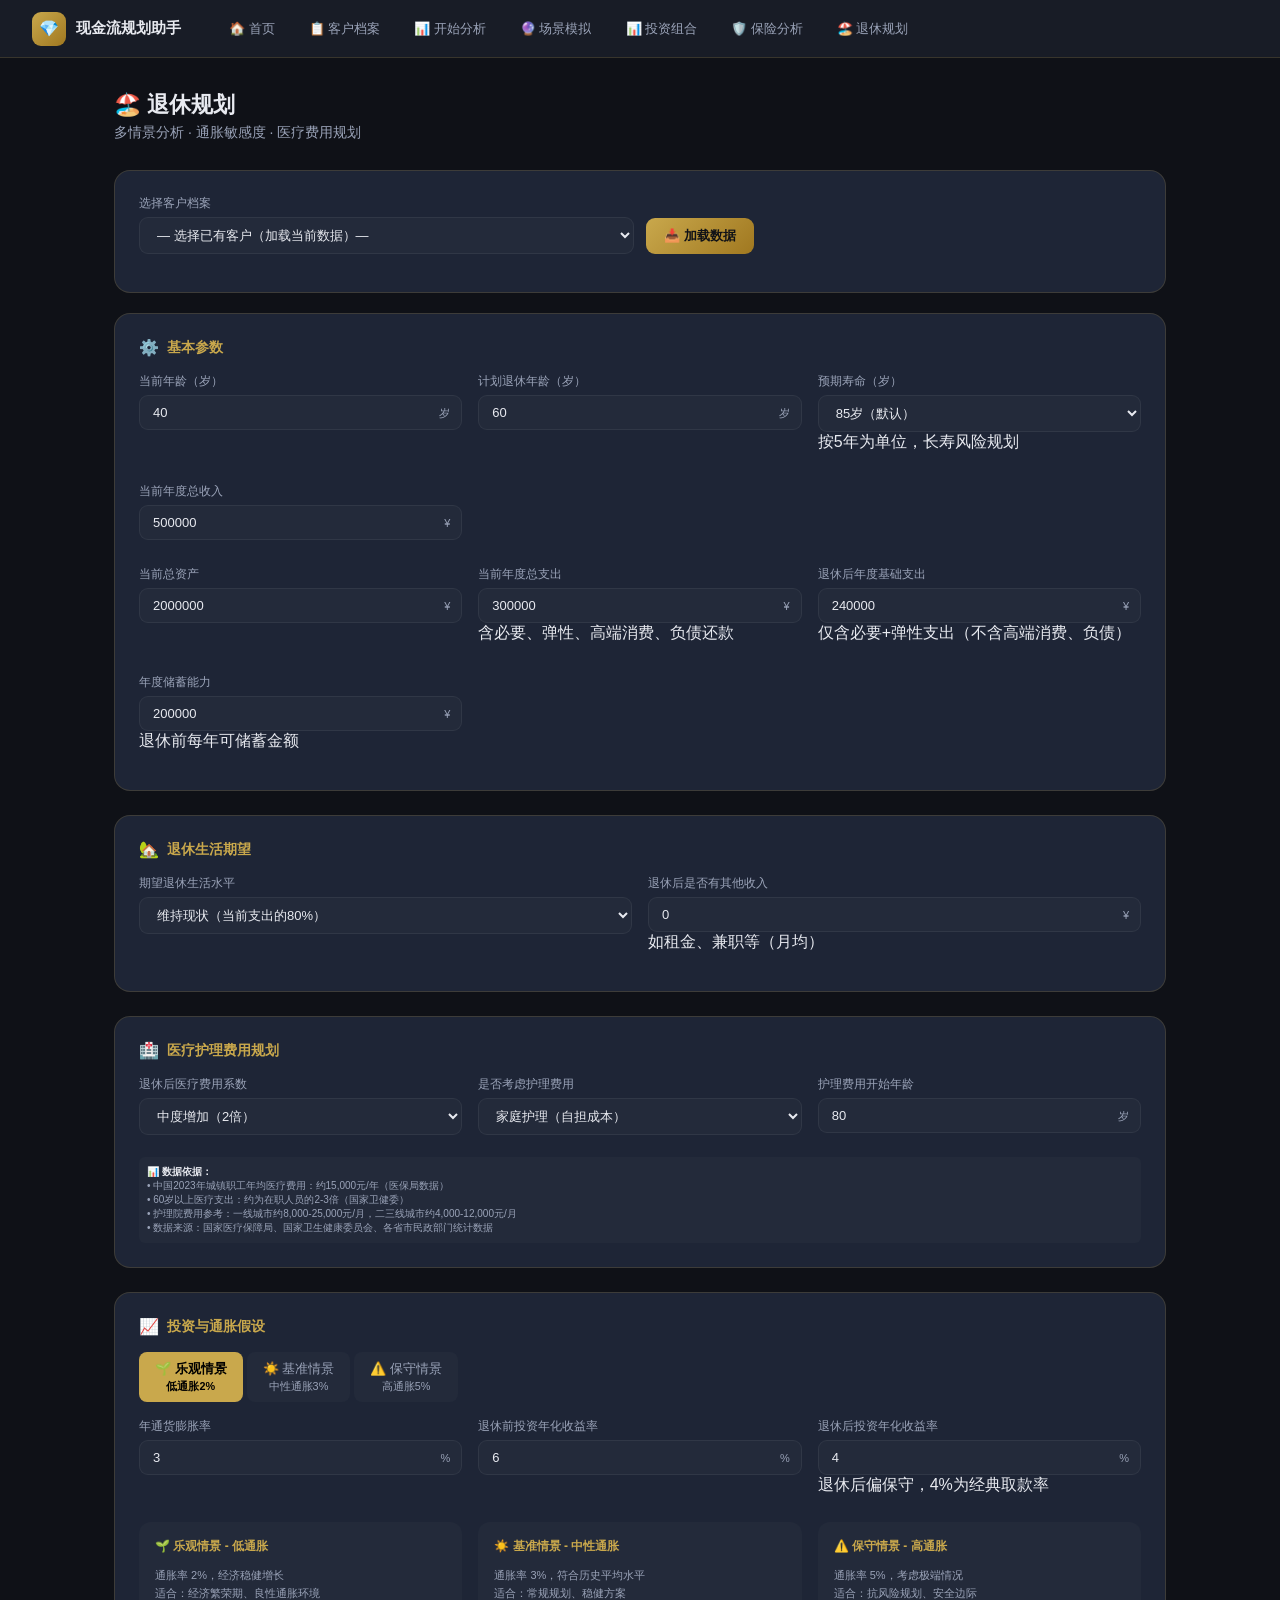
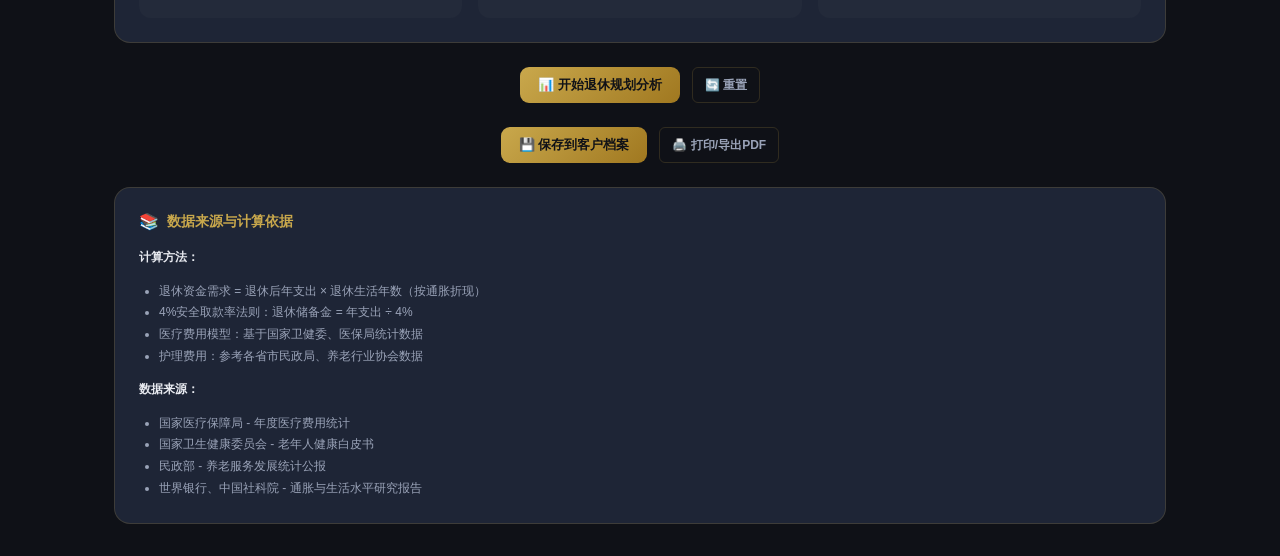
<file: retirement.html>
<!DOCTYPE html>
<html lang="zh-CN">
<head>
<meta charset="UTF-8"/><meta name="viewport" content="width=device-width,initial-scale=1"/>
<title>现金流规划助手 · 退休规划</title>
<link rel="stylesheet" href="assets/style.css"/>
<style>
/* 退休规划专用样式 */
.retire-section { margin-bottom: 24px; }
.retire-grid { display: grid; grid-template-columns: repeat(auto-fit, minmax(280px, 1fr)); gap: 16px; }
.retire-grid-3 { display: grid; grid-template-columns: repeat(3, 1fr); gap: 12px; }
.retire-card { padding: 16px; background: var(--dark3); border-radius: 12px; }
.retire-card-title { font-size: 12px; font-weight: 600; color: var(--gold); margin-bottom: 12px; display: flex; align-items: center; gap: 6px; }

/* 情景切换器 */
.scenario-tabs { display: flex; gap: 4px; margin-bottom: 16px; }
.scenario-tab { padding: 8px 16px; border-radius: 8px; font-size: 13px; cursor: pointer; background: var(--dark3); color: var(--text2); border: none; transition: all 0.2s; }
.scenario-tab:hover { background: var(--dark2); }
.scenario-tab.active { background: var(--gold); color: #000; font-weight: 600; }

/* 结果卡片 */
.result-header { display: flex; justify-content: space-between; align-items: center; margin-bottom: 16px; }
.result-badge { padding: 4px 12px; border-radius: 20px; font-size: 11px; font-weight: 600; }
.badge-green { background: rgba(76,175,80,0.2); color: #4CAF50; }
.badge-yellow { background: rgba(255,193,7,0.2); color: #FFC107; }
.badge-red { background: rgba(244,67,54,0.2); color: #F44336; }

/* 时间轴 */
.timeline-container { overflow-x: auto; padding: 16px 0; }
.timeline { display: flex; gap: 2px; min-width: max-content; }
.timeline-bar { width: 40px; display: flex; flex-direction: column; align-items: center; }
.timeline-year { font-size: 10px; color: var(--text2); margin-bottom: 4px; }
.timeline-block { width: 36px; height: 24px; border-radius: 4px; display: flex; align-items: center; justify-content: center; font-size: 9px; font-weight: 600; color: #fff; }
.timeline-block.work { background: var(--blue); }
.timeline-block.retire { background: var(--gold); }
.timeline-block.depleted { background: var(--red); }

/* 对比表 */
.compare-table { width: 100%; border-collapse: collapse; font-size: 12px; }
.compare-table th { padding: 10px 12px; text-align: left; background: var(--dark3); color: var(--gold); font-weight: 600; border-bottom: 1px solid var(--border); }
.compare-table td { padding: 10px 12px; border-bottom: 1px solid var(--border2); }
.compare-table tr:hover td { background: rgba(201,168,76,0.05); }
.compare-highlight { color: var(--gold); font-weight: 600; }
.negative-val { color: var(--red); }
.positive-val { color: #4CAF50; }

/* 医疗费用数据 */
.data-source { font-size: 10px; color: var(--text2); margin-top: 8px; padding: 8px; background: var(--dark3); border-radius: 6px; }
.data-source strong { color: var(--text); }

/* 敏感度分析 */
.sensitivity-grid { display: grid; grid-template-columns: repeat(3, 1fr); gap: 12px; }
.sensitivity-item { padding: 12px; background: var(--dark3); border-radius: 8px; text-align: center; }
.sensitivity-value { font-size: 20px; font-weight: 700; margin-bottom: 4px; }
.sensitivity-label { font-size: 11px; color: var(--text2); }

/* 进度条 */
.progress-bar-container { background: var(--dark3); border-radius: 8px; padding: 12px; margin-bottom: 12px; }
.progress-bar-label { display: flex; justify-content: space-between; font-size: 11px; margin-bottom: 6px; }
.progress-bar { height: 8px; background: var(--dark2); border-radius: 4px; overflow: hidden; }
.progress-bar-fill { height: 100%; border-radius: 4px; transition: width 0.3s; }
.progress-fill-green { background: linear-gradient(90deg, #4CAF50, #81C784); }
.progress-fill-yellow { background: linear-gradient(90deg, #FFC107, #FFD54F); }
.progress-fill-red { background: linear-gradient(90deg, #F44336, #E57373); }

/* 建议卡片 */
.advice-card { padding: 14px; background: rgba(201,168,76,0.08); border: 1px solid rgba(201,168,76,0.2); border-radius: 10px; margin-bottom: 12px; }
.advice-card.warning { background: rgba(244,67,54,0.08); border-color: rgba(244,67,54,0.2); }
.advice-title { font-size: 12px; font-weight: 600; margin-bottom: 8px; display: flex; align-items: center; gap: 6px; }

/* 图表容器 */
.chart-container { background: var(--dark3); border-radius: 12px; padding: 16px; margin-top: 16px; }
.chart-canvas { width: 100%; height: 280px; }

/* 响应式 */
@media (max-width: 768px) {
  .retire-grid-3, .sensitivity-grid { grid-template-columns: 1fr; }
  .scenario-tabs { flex-wrap: wrap; }
}
</style>
</head>
<body>

<nav class="nav">
  <a class="nav-brand" href="index.html">
    <div class="nav-logo">💎</div>
    <span class="nav-title">现金流规划助手</span>
  </a>
  <div class="nav-links">
    <a class="nav-link" data-page="index" href="index.html">🏠 首页</a>
    <a class="nav-link" data-page="clients" href="clients.html">📋 客户档案</a>
    <a class="nav-link" data-page="planner" href="planner.html">📊 开始分析</a>
    <a class="nav-link" data-page="scenarios" href="scenarios.html">🔮 场景模拟</a>
    <a class="nav-link" href="portfolio.html">📊 投资组合</a>
    <a class="nav-link" href="insurance.html">🛡️ 保险分析</a>
    <a class="nav-link active" href="retirement.html">🏖️ 退休规划</a>
  </div>
</nav>

<div class="main" style="max-width:1100px">

  <div class="page-header">
    <div class="page-title">🏖️ 退休规划</div>
    <div class="page-sub">多情景分析 · 通胀敏感度 · 医疗费用规划</div>
  </div>

  <!-- 客户选择 -->
  <div class="card gb" style="margin-bottom:20px">
    <div class="frow">
      <div class="fg">
        <label>选择客户档案</label>
        <select id="sel-client">
          <option value="">— 选择已有客户（加载当前数据）—</option>
        </select>
      </div>
      <div class="fg" style="align-self:flex-end">
        <button class="btn btn-gold" onclick="loadClientProfile()">📥 加载数据</button>
      </div>
    </div>
  </div>

  <!-- 基本参数 -->
  <div class="card gb retire-section">
    <div class="card-title"><span class="ico">⚙️</span> 基本参数</div>
    <div class="retire-grid">
      <div class="fg">
        <label>当前年龄（岁）</label>
        <div class="unit">
          <input type="number" id="inp-age" value="40" min="18" max="70"/>
          <span class="uf">岁</span>
        </div>
      </div>
      <div class="fg">
        <label>计划退休年龄（岁）</label>
        <div class="unit">
          <input type="number" id="inp-retire-age" value="60" min="50" max="75"/>
          <span class="uf">岁</span>
        </div>
      </div>
      <div class="fg">
        <label>预期寿命（岁）</label>
        <select id="inp-life-exp">
          <option value="75">75岁</option>
          <option value="80">80岁</option>
          <option value="85" selected>85岁（默认）</option>
          <option value="90">90岁</option>
          <option value="95">95岁</option>
          <option value="100">100岁</option>
        </select>
        <div class="field-tip">按5年为单位，长寿风险规划</div>
      </div>
      <div class="fg">
        <label>当前年度总收入</label>
        <div class="unit">
          <span class="uf">¥</span>
          <input type="number" id="inp-annual-income" value="500000" min="0" step="10000"/>
        </div>
      </div>
    </div>
    <div class="retire-grid" style="margin-top:12px">
      <div class="fg">
        <label>当前总资产</label>
        <div class="unit">
          <span class="uf">¥</span>
          <input type="number" id="inp-total-assets" value="2000000" min="0" step="100000"/>
        </div>
      </div>
      <div class="fg">
        <label>当前年度总支出</label>
        <div class="unit">
          <span class="uf">¥</span>
          <input type="number" id="inp-annual-expense" value="300000" min="0" step="10000"/>
        </div>
        <div class="field-tip">含必要、弹性、高端消费、负债还款</div>
      </div>
      <div class="fg">
        <label>退休后年度基础支出</label>
        <div class="unit">
          <span class="uf">¥</span>
          <input type="number" id="inp-retire-expense" value="240000" min="0" step="10000"/>
        </div>
        <div class="field-tip">仅含必要+弹性支出（不含高端消费、负债）</div>
      </div>
      <div class="fg">
        <label>年度储蓄能力</label>
        <div class="unit">
          <span class="uf">¥</span>
          <input type="number" id="inp-annual-savings" value="200000" min="0" step="10000"/>
        </div>
        <div class="field-tip">退休前每年可储蓄金额</div>
      </div>
    </div>
  </div>

  <!-- 退休生活期望 -->
  <div class="card gb retire-section">
    <div class="card-title"><span class="ico">🏡</span> 退休生活期望</div>
    <div class="retire-grid">
      <div class="fg">
        <label>期望退休生活水平</label>
        <select id="inp-lifestyle">
          <option value="0.6">基础生活（当前支出的60%）</option>
          <option value="0.8" selected>维持现状（当前支出的80%）</option>
          <option value="1.0">保持品质（当前支出100%）</option>
          <option value="1.2">提升享受（当前支出的120%）</option>
        </select>
      </div>
      <div class="fg">
        <label>退休后是否有其他收入</label>
        <div class="unit">
          <span class="uf">¥</span>
          <input type="number" id="inp-other-income" value="0" min="0" step="10000"/>
        </div>
        <div class="field-tip">如租金、兼职等（月均）</div>
      </div>
    </div>
  </div>

  <!-- 医疗护理规划 -->
  <div class="card gb retire-section">
    <div class="card-title"><span class="ico">🏥</span> 医疗护理费用规划</div>
    <div class="retire-grid">
      <div class="fg">
        <label>退休后医疗费用系数</label>
        <select id="inp-medical-factor">
          <option value="1.0">基准（与工作期持平）</option>
          <option value="1.5">轻度增加（1.5倍）</option>
          <option value="2.0" selected>中度增加（2倍）</option>
          <option value="3.0">重度增加（3倍）</option>
          <option value="4.0">考虑慢性病（4倍）</option>
        </select>
      </div>
      <div class="fg">
        <label>是否考虑护理费用</label>
        <select id="inp-care-need">
          <option value="none">不考虑护理费用</option>
          <option value="family" selected>家庭护理（自担成本）</option>
          <option value="community">社区养老（约5,000-10,000元/月）</option>
          <option value="nursing">专业护理院（约10,000-25,000元/月）</option>
        </select>
      </div>
      <div class="fg">
        <label>护理费用开始年龄</label>
        <div class="unit">
          <input type="number" id="inp-care-start-age" value="80" min="60" max="100"/>
          <span class="uf">岁</span>
        </div>
      </div>
    </div>
    <div class="data-source">
      <strong>📊 数据依据：</strong><br/>
      • 中国2023年城镇职工年均医疗费用：约15,000元/年（医保局数据）<br/>
      • 60岁以上医疗支出：约为在职人员的2-3倍（国家卫健委）<br/>
      • 护理院费用参考：一线城市约8,000-25,000元/月，二三线城市约4,000-12,000元/月<br/>
      • 数据来源：国家医疗保障局、国家卫生健康委员会、各省市民政部门统计数据
    </div>
  </div>

  <!-- 投资与通胀假设 -->
  <div class="card gb retire-section">
    <div class="card-title"><span class="ico">📈</span> 投资与通胀假设</div>
    <div class="scenario-tabs">
      <button class="scenario-tab active" onclick="setInflationScenario('low')">🌱 乐观情景<br/><small>低通胀2%</small></button>
      <button class="scenario-tab" onclick="setInflationScenario('medium')">☀️ 基准情景<br/><small>中性通胀3%</small></button>
      <button class="scenario-tab" onclick="setInflationScenario('high')">⚠️ 保守情景<br/><small>高通胀5%</small></button>
    </div>
    <div class="retire-grid">
      <div class="fg">
        <label>年通货膨胀率</label>
        <div class="unit">
          <input type="number" id="inp-inflation" value="3" min="0" max="10" step="0.5"/>
          <span class="uf">%</span>
        </div>
      </div>
      <div class="fg">
        <label>退休前投资年化收益率</label>
        <div class="unit">
          <input type="number" id="inp-pre-return" value="6" min="0" max="15" step="0.5"/>
          <span class="uf">%</span>
        </div>
      </div>
      <div class="fg">
        <label>退休后投资年化收益率</label>
        <div class="unit">
          <input type="number" id="inp-post-return" value="4" min="0" max="10" step="0.5"/>
          <span class="uf">%</span>
        </div>
        <div class="field-tip">退休后偏保守，4%为经典取款率</div>
      </div>
    </div>
    <div class="retire-grid" style="margin-top:12px">
      <div class="retire-card">
        <div class="retire-card-title">🌱 乐观情景 - 低通胀</div>
        <p style="font-size:11px;color:var(--text2);line-height:1.6">
          通胀率 2%，经济稳健增长<br/>
          适合：经济繁荣期、良性通胀环境
        </p>
      </div>
      <div class="retire-card">
        <div class="retire-card-title">☀️ 基准情景 - 中性通胀</div>
        <p style="font-size:11px;color:var(--text2);line-height:1.6">
          通胀率 3%，符合历史平均水平<br/>
          适合：常规规划、稳健方案
        </p>
      </div>
      <div class="retire-card">
        <div class="retire-card-title">⚠️ 保守情景 - 高通胀</div>
        <p style="font-size:11px;color:var(--text2);line-height:1.6">
          通胀率 5%，考虑极端情况<br/>
          适合：抗风险规划、安全边际
        </p>
      </div>
    </div>
  </div>

  <!-- 计算按钮 -->
  <div style="display:flex;justify-content:center;gap:12px;margin:24px 0">
    <button class="btn btn-gold btn-lg" onclick="calculateRetirement()">📊 开始退休规划分析</button>
    <button class="btn btn-outline" onclick="resetForm()">🔄 重置</button>
  </div>

  <!-- 核心结果 -->
  <div id="result-core" style="display:none" class="card gb retire-section">
    <div class="card-title"><span class="ico">🎯</span> 核心结果</div>
    <div class="sensitivity-grid" style="margin-bottom:20px">
      <div class="sensitivity-item">
        <div class="sensitivity-value" id="res-years-to-retire">20</div>
        <div class="sensitivity-label">距退休年数</div>
      </div>
      <div class="sensitivity-item">
        <div class="sensitivity-value" id="res-retire-years">25</div>
        <div class="sensitivity-label">退休生活年数</div>
      </div>
      <div class="sensitivity-item">
        <div class="sensitivity-value" id="res-total-need">¥12,500,000</div>
        <div class="sensitivity-label">退休资金总需求</div>
      </div>
    </div>
    
    <div class="retire-grid">
      <div class="progress-bar-container">
        <div class="progress-bar-label">
          <span>退休准备度</span>
          <span id="res-readiness-pct">65%</span>
        </div>
        <div class="progress-bar">
          <div class="progress-bar-fill progress-fill-yellow" id="res-readiness-bar" style="width:65%"></div>
        </div>
        <div style="font-size:11px;color:var(--text2);margin-top:4px">
          现有资产覆盖 <span id="res-coverage">¥1,200,000</span> / 需求 <span id="res-target">¥12,500,000</span>
        </div>
      </div>
      <div class="progress-bar-container">
        <div class="progress-bar-label">
          <span>每月可投入退休基金</span>
          <span id="res-monthly-save">¥16,667</span>
        </div>
        <div class="progress-bar">
          <div class="progress-bar-fill progress-fill-green" style="width:100%"></div>
        </div>
        <div style="font-size:11px;color:var(--text2);margin-top:4px">
          距退休还有 <span id="res-years-left">20</span> 年积累期
        </div>
      </div>
    </div>
  </div>

  <!-- 多情景对比 -->
  <div id="result-comparison" style="display:none" class="card gb retire-section">
    <div class="card-title"><span class="ico">⚖️</span> 多情景对比分析</div>
    <div class="timeline-container">
      <div class="timeline" id="timeline-chart"></div>
    </div>
    <table class="compare-table" style="margin-top:16px">
      <thead>
        <tr>
          <th>情景</th>
          <th>通胀率</th>
          <th>退休资金需求</th>
          <th>资金耗尽年龄</th>
          <th>风险评估</th>
        </tr>
      </thead>
      <tbody id="comparison-tbody">
      </tbody>
    </table>
    <div class="data-source" style="margin-top:12px">
      <strong>💡 分析说明：</strong>不同通胀情景下退休资金需求差异显著。保守情景（5%通胀）下，30年后同等生活水平所需资金约为基准情景的2.4倍。建议以保守情景作为最低规划目标。
    </div>
  </div>

  <!-- 医疗护理费用详细 -->
  <div id="result-medical" style="display:none" class="card gb retire-section">
    <div class="card-title"><span class="ico">🏥</span> 医疗护理费用详细规划</div>
    <div class="retire-grid">
      <div class="retire-card">
        <div class="retire-card-title">💊 医疗费用（按年龄阶段）</div>
        <table class="compare-table" style="margin-top:8px">
          <thead>
            <tr><th>年龄段</th><th>年均医疗费</th><th>累计</th></tr>
          </thead>
          <tbody id="medical-table-body">
          </tbody>
        </table>
      </div>
      <div class="retire-card">
        <div class="retire-card-title">🛡️ 护理费用（按护理类型）</div>
        <div id="care-detail" style="margin-top:8px;font-size:12px;color:var(--text2);line-height:1.8">
        </div>
      </div>
    </div>
    <div class="sensitivity-grid" style="margin-top:16px">
      <div class="sensitivity-item">
        <div class="sensitivity-value" id="res-medical-total">¥1,850,000</div>
        <div class="sensitivity-label">退休后医疗总费用</div>
      </div>
      <div class="sensitivity-item">
        <div class="sensitivity-value" id="res-care-total">¥1,200,000</div>
        <div class="sensitivity-label">护理费用（若需要）</div>
      </div>
      <div class="sensitivity-item">
        <div class="sensitivity-value" id="res-health-reserve">¥3,050,000</div>
        <div class="sensitivity-label">健康医疗专项储备</div>
      </div>
    </div>
  </div>

  <!-- 敏感度分析 -->
  <div id="result-sensitivity" style="display:none" class="card gb retire-section">
    <div class="card-title"><span class="ico">📊</span> 敏感度分析</div>
    <p style="font-size:12px;color:var(--text2);margin-bottom:16px">以下因素变化对退休规划的影响程度：</p>
    <table class="compare-table">
      <thead>
        <tr>
          <th>变量</th>
          <th>基准值</th>
          <th>变化范围</th>
          <th>对资金需求的影响</th>
        </tr>
      </thead>
      <tbody id="sensitivity-tbody">
      </tbody>
    </table>
    <div class="chart-container">
      <canvas id="sensitivity-chart" class="chart-canvas"></canvas>
    </div>
  </div>

  <!-- 建议与行动方案 -->
  <div id="result-advice" style="display:none" class="card gb retire-section">
    <div class="card-title"><span class="ico">💡</span> 建议与行动方案</div>
    <div id="advice-list"></div>
  </div>

  <!-- 保存按钮 -->
  <div id="result-actions" style="display:none;display:flex;justify-content:center;gap:12px;margin:24px 0">
    <button class="btn btn-gold" onclick="saveRetirementResult()">💾 保存到客户档案</button>
    <button class="btn btn-outline" onclick="window.print()">🖨️ 打印/导出PDF</button>
  </div>

  <!-- 数据来源说明 -->
  <div class="card gb" style="margin-top:20px">
    <div class="card-title"><span class="ico">📚</span> 数据来源与计算依据</div>
    <div style="font-size:12px;color:var(--text2);line-height:1.8">
      <p style="margin-bottom:12px"><strong style="color:var(--text)">计算方法：</strong></p>
      <ul style="margin-left:20px;margin-bottom:12px">
        <li>退休资金需求 = 退休后年支出 × 退休生活年数（按通胀折现）</li>
        <li>4%安全取款率法则：退休储备金 = 年支出 ÷ 4%</li>
        <li>医疗费用模型：基于国家卫健委、医保局统计数据</li>
        <li>护理费用：参考各省市民政局、养老行业协会数据</li>
      </ul>
      <p style="margin-bottom:12px"><strong style="color:var(--text)">数据来源：</strong></p>
      <ul style="margin-left:20px">
        <li>国家医疗保障局 - 年度医疗费用统计</li>
        <li>国家卫生健康委员会 - 老年人健康白皮书</li>
        <li>民政部 - 养老服务发展统计公报</li>
        <li>世界银行、中国社科院 - 通胀与生活水平研究报告</li>
      </ul>
    </div>
  </div>

</div>

<script src="assets/app.js"></script>
<script src="assets/storage.js"></script>
<script>
// ── 全局变量 ──
let clientData = null;
let currentScenario = 'medium';

// ── 初始化 ──
document.addEventListener('DOMContentLoaded', () => {
  console.log('retirement DOMContentLoaded');
  
  // 加载客户列表
  const clients = typeof loadAllClients === 'function' ? loadAllClients() : [];
  const sel = el('sel-client');
  clients.forEach(c => {
    const opt = document.createElement('option');
    opt.value = c.id;
    opt.textContent = c.name + '（' + (c.age || '') + '岁）';
    sel.appendChild(opt);
  });
  
  // 检查预设客户ID
  const presetClientId = sessionStorage.getItem('selectedClientId');
  if (presetClientId) {
    sessionStorage.removeItem('selectedClientId');
    sel.value = presetClientId;
    setTimeout(() => loadClientProfile(), 100);
  }
  
  initNav('retirement');
});

// ── 加载客户数据 ──
function loadClientProfile() {
  const cid = el('sel-client').value;
  if (!cid) {
    toast('请先选择客户档案', 'error');
    return;
  }
  
  // 使用 storage.js 中的 loadClientData 函数（加载单个客户）
  const client = window.loadClientData(cid);
  if (!client) {
    toast('未找到该客户', 'error');
    return;
  }
  
  clientData = client.raw || client;
  const raw = clientData;
  
  // ── 1. 基本信息 ──
  if (raw.age) el('inp-age').value = raw.age;
  if (raw.retireAge) el('inp-retire-age').value = raw.retireAge;
  
  // ── 2. 收入数据 ──
  // 月收入 → 年收入
  const monthlyIncome = (raw.activeIncome || 0) + (raw.passiveIncome || 0);
  const annualIncome = monthlyIncome * 12;
  if (annualIncome > 0) el('inp-annual-income').value = Math.round(annualIncome);
  
  // ── 3. 支出数据 ──
  // 当前年度总支出（包含所有支出项）
  // 支出字段：housing(房贷), propertyFee(物业费), daily(餐饮日用), transport(交通), 
  // medical(医疗), education(教育), premiumExp(保险保费), debtExp(债务还款), 
  // flexExp(弹性消费), otherExp(其他支出)
  const monthlyExpense = (raw.housing || 0) + (raw.propertyFee || 0) + 
                         (raw.daily || 0) + (raw.transport || 0) +
                         (raw.medical || 0) + (raw.education || 0) +
                         (raw.premiumExp || 0) + (raw.debtExp || 0) +
                         (raw.flexExp || 0) + (raw.otherExp || 0);
  const annualExpense = monthlyExpense * 12;
  if (annualExpense > 0) el('inp-annual-expense').value = Math.round(annualExpense);
  
  // 退休后年度基础支出（不含教育、弹性消费、债务还款和其他支出）
  // 保留：房贷(可能还有)、物业费、餐饮日用、交通、医疗、保险保费
  const monthlyBaseExpense = (raw.housing || 0) + (raw.propertyFee || 0) + 
                             (raw.daily || 0) + (raw.transport || 0) +
                             (raw.medical || 0) + (raw.premiumExp || 0);
  const retireExpense = monthlyBaseExpense * 12;
  if (retireExpense > 0) el('inp-retire-expense').value = Math.round(retireExpense);
  
  // ── 4. 资产数据 ──
  // 包含全部10种资产类型
  const totalAssets = (raw.cash || 0) + (raw.moneyFund || 0) + (raw.savingsPlan || 0) + 
                      (raw.bonds || 0) + (raw.stocks || 0) + (raw.trust || 0) + 
                      (raw.property || 0) + (raw.gold || 0) + 
                      (raw.alternatives || 0) + (raw.otherInvest || 0);
  if (totalAssets > 0) el('inp-total-assets').value = Math.round(totalAssets);
  
  // ── 5. 储蓄能力 ──
  const annualSavings = Math.max(0, annualIncome - annualExpense);
  if (annualSavings > 0) el('inp-annual-savings').value = Math.round(annualSavings);
  
  // ── 6. 退休后其他收入（如租金、兼职等被动收入）──
  // 退休后可能减少的收入 = 主动收入
  if (raw.activeIncome && raw.passiveIncome !== undefined) {
    // 其他收入 = 总被动收入
    const otherIncome = raw.passiveIncome || 0;
    if (otherIncome > 0) el('inp-other-income').value = Math.round(otherIncome);
  }
  
  // ── 7. 退休生活质量（基于现有储蓄率估算）──
  if (annualIncome > 0) {
    const savingsRate = annualSavings / annualIncome;
    let lifestyle = 0.8; // 默认
    if (savingsRate >= 0.4) lifestyle = 1.0;      // 高储蓄率 → 保持品质
    else if (savingsRate >= 0.2) lifestyle = 0.8; // 中储蓄率 → 维持现状
    else if (savingsRate >= 0.1) lifestyle = 0.6; // 低储蓄率 → 基础生活
    el('inp-lifestyle').value = lifestyle;
  }
  
  // ── 8. 医疗费用系数（基于年龄估算）──
  if (raw.age) {
    let medicalFactor = 2.0; // 默认
    if (raw.age >= 55) medicalFactor = 3.0; // 55岁以上 → 重度
    else if (raw.age >= 45) medicalFactor = 2.0; // 45-55岁 → 中度
    else if (raw.age >= 35) medicalFactor = 1.5; // 35-45岁 → 轻度
    else medicalFactor = 1.0; // 年轻 → 基准
    el('inp-medical-factor').value = medicalFactor;
  }
  
  // ── 9. 护理开始年龄（基于预期寿命估算）──
  if (raw.age) {
    // 默认护理开始年龄 = 80岁
    el('inp-care-start-age').value = 80;
  }
  
  // 显示数据来源统计
  const stats = [];
  if (annualIncome > 0) stats.push('收入');
  if (annualExpense > 0) stats.push('支出');
  if (totalAssets > 0) stats.push('资产');
  if (raw.age) stats.push('年龄');
  
  if (stats.length > 0) {
    toast(`已从「${client.name}」档案加载：${stats.join('、')}`);
  } else {
    toast('已加载 ' + client.name + ' 的数据（部分字段需手动填写）');
  }
}

// ── 通胀情景切换 ──
function setInflationScenario(scenario) {
  currentScenario = scenario;
  
  // 更新标签样式
  document.querySelectorAll('.scenario-tab').forEach(tab => {
    tab.classList.remove('active');
  });
  event.target.closest('.scenario-tab').classList.add('active');
  
  // 设置通胀率
  const rates = { low: 2, medium: 3, high: 5 };
  el('inp-inflation').value = rates[scenario];
}

// ── 重置表单 ──
function resetForm() {
  el('inp-age').value = 40;
  el('inp-retire-age').value = 60;
  el('inp-life-exp').value = 85;
  el('inp-annual-income').value = 500000;
  el('inp-total-assets').value = 2000000;
  el('inp-annual-expense').value = 300000;
  el('inp-retire-expense').value = 240000;
  el('inp-annual-savings').value = 200000;
  el('inp-lifestyle').value = '0.8';
  el('inp-other-income').value = 0;
  el('inp-medical-factor').value = '2.0';
  el('inp-care-need').value = 'family';
  el('inp-care-start-age').value = 80;
  el('inp-inflation').value = 3;
  el('inp-pre-return').value = 6;
  el('inp-post-return').value = 4;
  
  // 隐藏结果
  ['result-core', 'result-comparison', 'result-medical', 'result-sensitivity', 'result-advice', 'result-actions'].forEach(id => {
    el(id).style.display = 'none';
  });
  
  clientData = null;
  localStorage.removeItem(RETIREMENT_STORAGE_KEY);
  toast('已重置表单');
}

// ── 核心计算 ──
function calculateRetirement() {
  // 获取输入值
  const age = parseInt(el('inp-age').value) || 40;
  const retireAge = parseInt(el('inp-retire-age').value) || 60;
  const lifeExp = parseInt(el('inp-life-exp').value) || 85;
  const annualIncome = parseFloat(el('inp-annual-income').value) || 500000;
  const totalAssets = parseFloat(el('inp-total-assets').value) || 2000000;
  const annualExpense = parseFloat(el('inp-annual-expense').value) || 300000;
  const retireExpense = parseFloat(el('inp-retire-expense').value) || 240000;
  const annualSavings = parseFloat(el('inp-annual-savings').value) || 200000;
  const lifestyle = parseFloat(el('inp-lifestyle').value) || 0.8;
  const otherIncome = parseFloat(el('inp-other-income').value) || 0;
  const medicalFactor = parseFloat(el('inp-medical-factor').value) || 2.0;
  const careType = el('inp-care-need').value;
  const careStartAge = parseInt(el('inp-care-start-age').value) || 80;
  const inflation = parseFloat(el('inp-inflation').value) / 100 || 0.03;
  const preReturn = parseFloat(el('inp-pre-return').value) / 100 || 0.06;
  const postReturn = parseFloat(el('inp-post-return').value) / 100 || 0.04;
  
  // 基本计算
  const yearsToRetire = Math.max(0, retireAge - age);
  const retireYears = lifeExp - retireAge;
  const retireYears2 = lifeExp - retireAge;
  
  // ── 医疗费用计算 ──
  // 使用客户实际的月医疗费用，转换为年均值
  const clientMonthlyMedical = clientData?.medical || 0;
  const preRetireMedical = clientMonthlyMedical > 0 
    ? clientMonthlyMedical * 12  // 使用客户实际数据
    : 8000; // 无数据时使用国家统计平均值
  const postRetireMedical = preRetireMedical * medicalFactor; // 退休后年均医疗费（乘以系数）
  
  // 分段计算退休后医疗费用（考虑通胀）
  let totalMedicalCost = 0;
  let medicalByAge = [];
  for (let y = 0; y < retireYears; y++) {
    const currentAge = retireAge + y;
    const futureMedical = postRetireMedical * Math.pow(1 + inflation, y);
    totalMedicalCost += futureMedical;
    
    if (y % 5 === 0 || y === retireYears - 1) {
      medicalByAge.push({
        age: currentAge,
        annual: futureMedical,
        cumulative: totalMedicalCost
      });
    }
  }
  
  // ── 护理费用计算 ──
  const careCosts = {
    none: 0,
    family: 0,
    community: 8000, // 月均
    nursing: 18000   // 月均
  };
  const careMonthly = careCosts[careType] || 0;
  const careYears = careType === 'none' ? 0 : Math.max(0, lifeExp - careStartAge);
  let totalCareCost = 0;
  if (careYears > 0) {
    for (let y = 0; y < careYears; y++) {
      const futureCost = careMonthly * 12 * Math.pow(1 + inflation, y);
      totalCareCost += futureCost;
    }
  }
  
  // ── 退休资金需求计算（考虑通胀）──
  // 退休后年度基础支出 = 用户输入的 retireExpense（不含高端消费和负债）
  // 期望生活水平 = 在基础支出上调整
  const retireAnnualExpense = retireExpense * lifestyle;
  let totalRetireNeed = 0;
  for (let y = 0; y < retireYears; y++) {
    const futureExpense = retireAnnualExpense * Math.pow(1 + inflation, y);
    totalRetireNeed += futureExpense;
  }
  
  // 扣除其他收入
  let totalOtherIncome = 0;
  for (let y = 0; y < retireYears; y++) {
    totalOtherIncome += otherIncome * 12 * Math.pow(1 + inflation, y);
  }
  
  const netRetireNeed = totalRetireNeed - totalOtherIncome + totalMedicalCost + totalCareCost;
  
  // ── 积累能力计算 ──
  // 计算复利积累
  let accumulated = totalAssets;
  for (let y = 0; y < yearsToRetire; y++) {
    accumulated += annualSavings * Math.pow(1 + preReturn, y);
  }
  
  // ── 资金耗尽分析 ──
  function calcDepletionAge(startAssets, inflationRate, postReturnRate) {
    let assets = startAssets;
    let years = 0;
    let age = retireAge;
    
    while (assets > 0 && years < 100) {
      const expense = retireExpense * Math.pow(1 + inflationRate, years);
      const netExpense = expense - otherIncome * 12;
      assets -= netExpense;
      assets += totalMedicalCost / retireYears; // 平摊医疗费
      if (years >= careStartAge - retireAge) {
        assets -= careMonthly * 12 * Math.pow(1 + inflationRate, years);
      }
      if (assets > 0) {
        assets *= (1 + postReturnRate);
      }
      years++;
      age++;
      if (assets <= 0) break;
    }
    
    return assets > 0 ? { depleted: false, age: age, surplus: assets } : { depleted: true, age: age, deficit: Math.abs(assets) };
  }
  
  const lowInflation = 0.02;
  const highInflation = 0.05;
  
  const depletionLow = calcDepletionAge(accumulated, lowInflation, postReturn);
  const depletionMedium = calcDepletionAge(accumulated, inflation, postReturn);
  const depletionHigh = calcDepletionAge(accumulated, highInflation, postReturn);
  
  // ── 渲染结果 ──
  renderCoreResult({
    age, retireAge, lifeExp, yearsToRetire, retireYears,
    totalNeed: netRetireNeed,
    accumulated,
    totalMedicalCost,
    totalCareCost
  });
  
  renderComparison({
    inflation, lowInflation, highInflation,
    depletionLow, depletionMedium, depletionHigh,
    yearsToRetire, retireAge
  });
  
  renderMedicalDetail({
    medicalByAge,
    totalMedicalCost,
    careType,
    careMonthly,
    careYears,
    totalCareCost,
    retireAge,
    lifeExp,
    medicalFactor,
    inflation
  });
  
  renderSensitivity({
    lifestyle, inflation, postReturn, medicalFactor,
    totalNeed: netRetireNeed,
    retireYears
  });
  
  renderAdvice({
    accumulated,
    totalNeed: netRetireNeed,
    yearsToRetire,
    retirement: depletionMedium,
    careType,
    lifestyle
  });
  
  // 显示结果区域
  ['result-core', 'result-comparison', 'result-medical', 'result-sensitivity', 'result-advice', 'result-actions'].forEach(id => {
    el(id).style.display = '';
  });
  
  // 渲染时间轴
  renderTimeline({
    age, retireAge, lifeExp, depletion: depletionMedium
  });
  
  // 绘制敏感度图表
  setTimeout(() => drawSensitivityChart(), 100);
  
  // 保存表单数据
  saveFormData();
  
  toast('退休规划分析完成');
}

// ── 渲染核心结果 ──
function renderCoreResult(data) {
  const { yearsToRetire, retireYears, totalNeed, accumulated } = data;
  
  el('res-years-to-retire').textContent = yearsToRetire + '年';
  el('res-retire-years').textContent = retireYears + '年';
  el('res-total-need').textContent = fmt(totalNeed);
  
  const coverage = Math.min(100, (accumulated / totalNeed * 100));
  const coverageText = fmt(accumulated);
  
  el('res-readiness-pct').textContent = coverage.toFixed(0) + '%';
  el('res-readiness-bar').style.width = coverage + '%';
  
  if (coverage >= 100) {
    el('res-readiness-bar').className = 'progress-bar-fill progress-fill-green';
  } else if (coverage >= 60) {
    el('res-readiness-bar').className = 'progress-bar-fill progress-fill-yellow';
  } else {
    el('res-readiness-bar').className = 'progress-bar-fill progress-fill-red';
  }
  
  el('res-coverage').textContent = coverageText;
  el('res-target').textContent = fmt(totalNeed);
  el('res-monthly-save').textContent = fmt(data.accumulated / (yearsToRetire * 12) || 0);
  el('res-years-left').textContent = yearsToRetire;
}

// ── 渲染多情景对比 ──
function renderComparison(data) {
  const { inflation, lowInflation, highInflation, depletionLow, depletionMedium, depletionHigh, yearsToRetire, retireAge } = data;
  
  // 渲染对比表格
  const scenarios = [
    { name: '🌱 乐观情景', rate: lowInflation, depletion: depletionLow, color: '#4CAF50' },
    { name: '☀️ 基准情景', rate: inflation, depletion: depletionMedium, color: '#FFC107' },
    { name: '⚠️ 保守情景', rate: highInflation, depletion: depletionHigh, color: '#F44336' }
  ];
  
  let tbodyHtml = '';
  scenarios.forEach(s => {
    const riskLevel = s.depletion.depleted ? 'badge-red' : 'badge-green';
    const riskText = s.depletion.depleted ? `资金耗尽于${s.depletion.age}岁` : `可持续至${s.depletion.age}岁`;
    
    // 计算该情景下的资金需求
    let need = 0;
    const retireBaseExpense = parseFloat(el('inp-retire-expense').value) * parseFloat(el('inp-lifestyle').value);
    const lifeExp = parseInt(el('inp-life-exp').value);
    const retireYears = lifeExp - retireAge;
    for (let y = 0; y < retireYears; y++) {
      need += retireBaseExpense * Math.pow(1 + s.rate, y);
    }
    
    tbodyHtml += `
      <tr>
        <td><strong style="color:${s.color}">${s.name}</strong></td>
        <td>${(s.rate * 100).toFixed(1)}%</td>
        <td class="compare-highlight">${fmt(need)}</td>
        <td>${s.depletion.depleted ? `<span style="color:var(--red)">${s.depletion.age}岁（缺${fmt(s.depletion.deficit)}）</span>` : `<span style="color:#4CAF50">${s.depletion.age}岁（余${fmt(s.depletion.surplus)}）</span>`}</td>
        <td><span class="result-badge ${riskLevel}">${riskText}</span></td>
      </tr>`;
  });
  
  el('comparison-tbody').innerHTML = tbodyHtml;
  
  // 渲染时间轴（使用基准情景）
  const lifeExpFromInput = parseInt(el('inp-life-exp').value);
  renderTimeline({ age: parseInt(el('inp-age').value), retireAge, lifeExp: lifeExpFromInput, depletion: depletionMedium });
}

// ── 渲染时间轴（全局函数）──
function renderTimeline(data) {
  const { age, retireAge, lifeExp, depletion } = data;
  const container = el('timeline-chart');
  const depletedAge = depletion.depleted ? depletion.age : null;
  
  let html = '';
  for (let y = age; y <= lifeExp; y++) {
    let blockClass = 'work';
    let blockText = '';
    
    if (y >= retireAge) {
      if (depletedAge && y >= depletedAge) {
        blockClass = 'depleted';
        blockText = '!';
      } else {
        blockClass = 'retire';
      }
    }
    
    if (y % 5 === 0 || y === age) {
      html += `
        <div class="timeline-bar">
          <div class="timeline-year">${y}</div>
          <div class="timeline-block ${blockClass}">${blockText || (y >= retireAge ? '退' : '')}</div>
        </div>`;
    }
  }
  
  container.innerHTML = `
    <div style="display:flex;gap:20px;margin-bottom:12px;font-size:11px;color:var(--text2)">
      <span><span style="display:inline-block;width:12px;height:12px;background:var(--blue);border-radius:2px;margin-right:4px"></span>工作期</span>
      <span><span style="display:inline-block;width:12px;height:12px;background:var(--gold);border-radius:2px;margin-right:4px"></span>退休期</span>
      <span><span style="display:inline-block;width:12px;height:12px;background:var(--red);border-radius:2px;margin-right:4px"></span>资金耗尽</span>
    </div>
    <div class="timeline">${html}</div>`;
}

// ── 渲染医疗护理详情 ──
function renderMedicalDetail(data) {
  const { totalMedicalCost, careType, careMonthly, careYears, totalCareCost, retireAge, lifeExp, medicalFactor, inflation } = data;
  
  // 医疗费用表格
  const ages = [60, 65, 70, 75, 80, 85, 90, 95, 100];
  let medicalHtml = '';
  ages.forEach(a => {
    if (a <= lifeExp && a >= retireAge) {
      const yearsAfter = a - retireAge;
      const annual = 8000 * medicalFactor * Math.pow(1 + inflation, yearsAfter);
      let cumulative = 0;
      for (let y = 0; y <= yearsAfter; y++) {
        cumulative += 8000 * medicalFactor * Math.pow(1 + inflation, y);
      }
      medicalHtml += `
        <tr>
          <td>${a}岁</td>
          <td>${fmt(annual)}</td>
          <td>${fmt(cumulative)}</td>
        </tr>`;
    }
  });
  el('medical-table-body').innerHTML = medicalHtml;
  
  // 护理费用详情
  const careLabels = {
    none: '未考虑护理费用',
    family: '家庭护理（自担成本，含家人时间成本）',
    community: '社区养老机构',
    nursing: '专业护理院'
  };
  
  const careStartAge = parseInt(el('inp-care-start-age').value) || 80;
  
  el('care-detail').innerHTML = `
    <p>护理方案：<strong>${careLabels[careType]}</strong></p>
    <p>预计护理年限：<strong>${careYears}年</strong>（${careStartAge}岁起）</p>
    ${careYears > 0 ? `
      <p>当前月均费用：<strong>${fmt(careMonthly)}</strong></p>
      <p>考虑通胀后总费用：<strong>${fmt(totalCareCost)}</strong></p>
    ` : ''}
  `;
  
  // 更新汇总
  el('res-medical-total').textContent = fmt(totalMedicalCost);
  el('res-care-total').textContent = careYears > 0 ? fmt(totalCareCost) : '¥0';
  el('res-health-reserve').textContent = fmt(totalMedicalCost + totalCareCost);
}

// ── 渲染敏感度分析 ──
function renderSensitivity(data) {
  const { lifestyle, inflation, postReturn, medicalFactor, totalNeed, retireYears } = data;
  
  // 计算各因素变化影响
  const factors = [
    {
      name: '通胀率',
      base: (inflation * 100).toFixed(1) + '%',
      range: '±2%',
      impact: '通胀每升1%，退休需求增加约' + fmt(totalNeed * 0.2),
      direction: '正相关 ↑'
    },
    {
      name: '退休后收益率',
      base: (postReturn * 100).toFixed(1) + '%',
      range: '±2%',
      impact: '收益率每升1%，可减少约' + fmt(totalNeed * 0.15) + '储备需求',
      direction: '负相关 ↓'
    },
    {
      name: '生活费用系数',
      base: (lifestyle * 100).toFixed(0) + '%',
      range: '60%-120%',
      impact: '生活标准每升10%，需求增加约' + fmt(totalNeed * 0.1),
      direction: '正相关 ↑'
    },
    {
      name: '医疗费用系数',
      base: medicalFactor + 'x',
      range: '1x-4x',
      impact: '每增加1倍系数，医疗费用增加约' + fmt(totalNeed * 0.1),
      direction: '正相关 ↑'
    },
    {
      name: '预期寿命',
      base: el('inp-life-exp').value + '岁',
      range: '75-100岁',
      impact: '每增加5岁，需多准备约' + fmt(totalNeed * 0.15) + '（+5年支出）',
      direction: '正相关 ↑'
    }
  ];
  
  let tbodyHtml = '';
  factors.forEach(f => {
    tbodyHtml += `
      <tr>
        <td><strong>${f.name}</strong></td>
        <td class="compare-highlight">${f.base}</td>
        <td>${f.range}</td>
        <td style="color:var(--text2)">${f.impact}</td>
        <td><span class="result-badge ${f.direction.includes('↑') ? 'badge-red' : 'badge-green'}">${f.direction}</span></td>
      </tr>`;
  });
  
  el('sensitivity-tbody').innerHTML = tbodyHtml;
}

// ── 渲染建议 ──
function renderAdvice(data) {
  const { accumulated, totalNeed, yearsToRetire, retirement, careType, lifestyle } = data;
  
  const gap = totalNeed - accumulated;
  const monthlyGap = yearsToRetire > 0 ? gap / (yearsToRetire * 12) : gap;
  
  let advices = [];
  
  // 准备度建议
  if (gap > 0) {
    advices.push({
      type: 'warning',
      icon: '⚠️',
      title: '退休资金存在缺口',
      content: `以当前规划参数计算，退休资金缺口约 <strong>${fmt(gap)}</strong>。建议每月额外投入约 <strong>${fmt(monthlyGap)}</strong> 或调整退休规划参数。`
    });
  } else {
    advices.push({
      type: 'success',
      icon: '✅',
      title: '退休准备充足',
      content: `以当前规划计算，现有资产和积累能力可以覆盖退休需求，并可能有约 <strong>${fmt(Math.abs(gap))}</strong> 的安全边际。`
    });
  }
  
  // 通胀风险建议
  if (currentScenario === 'low') {
    advices.push({
      type: 'info',
      icon: '💡',
      title: '建议以保守情景验证',
      content: '当前选择乐观情景（低通胀2%），建议同时参考保守情景（5%通胀）的结果，确保在不利情况下仍有足够准备。'
    });
  }
  
  // 医疗护理建议
  if (careType === 'family') {
    advices.push({
      type: 'warning',
      icon: '🏥',
      title: '护理规划提醒',
      content: '选择家庭护理意味着需要自行承担护理成本和时间成本。建议提前评估家庭护理的可行性，并考虑是否需要购买长期护理保险。'
    });
  }
  
  if (careType === 'none' && parseFloat(el('inp-medical-factor').value) >= 2) {
    advices.push({
      type: 'info',
      icon: '💡',
      title: '医疗规划建议',
      content: '您的医疗费用系数设置较高（2倍以上），建议提前规划医疗专项储备，或考虑配置涵盖特定疾病的保险产品。'
    });
  }
  
  // 投资建议
  if (yearsToRetire > 20) {
    advices.push({
      type: 'info',
      icon: '📈',
      title: '长期投资策略',
      content: `距退休还有${yearsToRetire}年，建议采用"核心+卫星"的资产配置策略，核心仓位配置低费率指数基金，卫星仓位适度配置成长型资产。`
    });
  } else if (yearsToRetire > 10) {
    advices.push({
      type: 'info',
      icon: '⚖️',
      title: '平衡配置策略',
      content: '距退休10-20年，建议逐步增加固定收益类资产比重，降低组合波动性。可考虑"目标日期基金"简化管理。'
    });
  } else {
    advices.push({
      type: 'warning',
      icon: '⏰',
      title: '临近退休提醒',
      content: '距退休不足10年，建议逐步将高风险资产转为低风险，确保退休时资产安全。可采用"分段取款策略"平衡收益与流动性。'
    });
  }
  
  // 敏感度建议
  advices.push({
    type: 'info',
    icon: '🔍',
    title: '定期检视建议',
    content: '建议每年检视一次退休规划，重大生活变化（如子女教育、房产购买、健康状况变化）后应重新评估。'
  });
  
  let html = '';
  advices.forEach(a => {
    html += `
      <div class="advice-card ${a.type === 'warning' ? 'warning' : ''}">
        <div class="advice-title">${a.icon} ${a.title}</div>
        <p style="font-size:12px;color:var(--text2);line-height:1.6;margin:0">${a.content}</p>
      </div>`;
  });
  
  el('advice-list').innerHTML = html;
}

// ── 绘制敏感度图表 ──
function drawSensitivityChart() {
  const canvas = el('sensitivity-chart');
  if (!canvas) return;
  
  const ctx = canvas.getContext('2d');
  const rect = canvas.getBoundingClientRect();
  canvas.width = rect.width * 2;
  canvas.height = rect.height * 2;
  ctx.scale(2, 2);
  
  const width = rect.width;
  const height = rect.height;
  const padding = { top: 30, right: 20, bottom: 40, left: 60 };
  
  // 数据
  const inflationRates = [1, 2, 3, 4, 5, 6];
  const retireBaseExpense = parseFloat(el('inp-retire-expense').value) * parseFloat(el('inp-lifestyle').value);
  const retireYears = parseInt(el('inp-life-exp').value) - parseInt(el('inp-retire-age').value);
  
  const needs = inflationRates.map(r => {
    let total = 0;
    for (let y = 0; y < retireYears; y++) {
      total += retireBaseExpense * Math.pow(1 + r / 100, y);
    }
    return total;
  });
  
  const maxNeed = Math.max(...needs);
  const minNeed = Math.min(...needs);
  
  // 绘制
  ctx.clearRect(0, 0, width, height);
  
  // 坐标轴
  ctx.strokeStyle = '#444';
  ctx.lineWidth = 1;
  ctx.beginPath();
  ctx.moveTo(padding.left, padding.top);
  ctx.lineTo(padding.left, height - padding.bottom);
  ctx.lineTo(width - padding.right, height - padding.bottom);
  ctx.stroke();
  
  // Y轴标签
  ctx.fillStyle = '#888';
  ctx.font = '10px sans-serif';
  ctx.textAlign = 'right';
  for (let i = 0; i <= 4; i++) {
    const value = minNeed + (maxNeed - minNeed) * (4 - i) / 4;
    const y = padding.top + (height - padding.top - padding.bottom) * i / 4;
    ctx.fillText(fmt(value), padding.left - 5, y + 3);
    
    // 网格线
    ctx.strokeStyle = '#333';
    ctx.beginPath();
    ctx.moveTo(padding.left, y);
    ctx.lineTo(width - padding.right, y);
    ctx.stroke();
  }
  
  // X轴标签
  ctx.textAlign = 'center';
  ctx.fillText('通胀率 (%)', width / 2, height - 5);
  
  // 数据点
  const chartWidth = width - padding.left - padding.right;
  const chartHeight = height - padding.top - padding.bottom;
  
  // 绘制线
  ctx.strokeStyle = '#C9A84C';
  ctx.lineWidth = 2;
  ctx.beginPath();
  inflationRates.forEach((r, i) => {
    const x = padding.left + chartWidth * i / (inflationRates.length - 1);
    const y = padding.top + chartHeight * (1 - (needs[i] - minNeed) / (maxNeed - minNeed));
    if (i === 0) ctx.moveTo(x, y);
    else ctx.lineTo(x, y);
  });
  ctx.stroke();
  
  // 数据点和标签
  ctx.fillStyle = '#C9A84C';
  inflationRates.forEach((r, i) => {
    const x = padding.left + chartWidth * i / (inflationRates.length - 1);
    const y = padding.top + chartHeight * (1 - (needs[i] - minNeed) / (maxNeed - minNeed));
    ctx.beginPath();
    ctx.arc(x, y, 4, 0, Math.PI * 2);
    ctx.fill();
    
    // X轴标签
    ctx.fillStyle = '#888';
    ctx.font = '10px sans-serif';
    ctx.fillText(r + '%', x, height - padding.bottom + 15);
  });
  
  // 标题
  ctx.fillStyle = '#C9A84C';
  ctx.font = 'bold 12px sans-serif';
  ctx.textAlign = 'left';
  ctx.fillText('通胀率 vs 退休资金需求', padding.left, 15);
  
  // 当前值标记
  const currentInflation = parseFloat(el('inp-inflation').value);
  const currentIdx = inflationRates.indexOf(currentInflation);
  if (currentIdx >= 0) {
    const x = padding.left + chartWidth * currentIdx / (inflationRates.length - 1);
    const y = padding.top + chartHeight * (1 - (needs[currentIdx] - minNeed) / (maxNeed - minNeed));
    
    ctx.strokeStyle = '#4CAF50';
    ctx.setLineDash([4, 4]);
    ctx.beginPath();
    ctx.moveTo(x, y);
    ctx.lineTo(x, height - padding.bottom);
    ctx.stroke();
    ctx.setLineDash([]);
    
    ctx.fillStyle = '#4CAF50';
    ctx.font = '10px sans-serif';
    ctx.fillText('当前', x, height - padding.bottom + 25);
  }
}

// ── 保存结果 ──
function saveRetirementResult() {
  const cid = el('sel-client').value;
  if (!cid) {
    toast('请先选择客户', 'error');
    return;
  }
  
  const resultData = {
    params: {
      age: el('inp-age').value,
      retireAge: el('inp-retire-age').value,
      lifeExp: el('inp-life-exp').value,
      lifestyle: el('inp-lifestyle').value,
      inflation: el('inp-inflation').value,
      medicalFactor: el('inp-medical-factor').value,
      careType: el('inp-care-need').value
    },
    results: {
      totalNeed: el('res-total-need').textContent,
      readiness: el('res-readiness-pct').textContent,
      medicalTotal: el('res-medical-total').textContent,
      careTotal: el('res-care-total').textContent
    },
    savedAt: new Date().toISOString()
  };
  
  if (typeof saveAnalysisResult === 'function') {
    if (saveAnalysisResult(cid, 'retirement', resultData)) {
      toast('退休规划已保存到客户档案');
    } else {
      toast('保存失败', 'error');
    }
  } else {
    toast('保存功能不可用', 'error');
  }
}

// ── 工具函数 ──
function fmt(num) {
  if (num >= 100000000) return '¥' + (num / 100000000).toFixed(2) + '亿';
  if (num >= 10000) return '¥' + (num / 10000).toFixed(0) + '万';
  return '¥' + num.toFixed(0);
}

// ── 导航初始化 ──
function initNav(page) {
  document.querySelectorAll('.nav-link').forEach(link => {
    link.classList.remove('active');
    if (link.dataset.page === page) link.classList.add('active');
  });
}

// ── 表单数据持久化 ──
const RETIREMENT_STORAGE_KEY = 'retirement_form_data';

// 保存表单数据到 localStorage
function saveFormData() {
  const fields = [
    'inp-age', 'inp-retire-age', 'inp-life-exp',
    'inp-annual-income', 'inp-total-assets',
    'inp-annual-expense', 'inp-retire-expense',
    'inp-annual-savings', 'inp-lifestyle',
    'inp-other-income', 'inp-medical-factor',
    'inp-care-need', 'inp-care-start-age',
    'inp-inflation', 'inp-pre-return', 'inp-post-return'
  ];
  
  const data = {};
  fields.forEach(id => {
    const el = document.getElementById(id);
    if (el) {
      data[id] = el.value;
    }
  });
  
  localStorage.setItem(RETIREMENT_STORAGE_KEY, JSON.stringify(data));
}

// 恢复表单数据从 localStorage
function restoreFormData() {
  const saved = localStorage.getItem(RETIREMENT_STORAGE_KEY);
  if (!saved) return;
  
  try {
    const data = JSON.parse(saved);
    Object.keys(data).forEach(id => {
      const el = document.getElementById(id);
      if (el && data[id]) {
        el.value = data[id];
      }
    });
  } catch (e) {
    // 忽略解析错误
  }
}

// 自动保存：输入时保存
function initAutoSave() {
  const fields = document.querySelectorAll('#input-section input, #input-section select');
  fields.forEach(field => {
    field.addEventListener('change', saveFormData);
  });
}

// 初始化
initNav('retirement');
restoreFormData();
initAutoSave();
</script>
</body>
</html>
</file>
<file: assets/style.css>
:root{
  --gold:#c9a84c;--gold-light:#f0d080;--dark:#0f1117;--dark2:#181c26;
  --dark3:#232a3a;--card:#1e2536;--card2:#252d40;
  --text:#e8eaf0;--text2:#9aa3b8;--text3:#c5cad8;
  --green:#3ecf8e;--red:#e05555;--blue:#4d8fff;--purple:#8b5cf6;
  --orange:#f59e0b;
  --border:rgba(201,168,76,0.18);--border2:rgba(255,255,255,0.06);
  --shadow:0 4px 32px rgba(0,0,0,0.45);
}
*{box-sizing:border-box;margin:0;padding:0}
body{font-family:-apple-system,BlinkMacSystemFont,"PingFang SC","Microsoft YaHei",sans-serif;background:var(--dark);color:var(--text);min-height:100vh;display:flex;flex-direction:column}

/* ── NAV ── */
.nav{background:var(--dark2);border-bottom:1px solid var(--border);padding:0 32px;display:flex;align-items:center;height:58px;position:sticky;top:0;z-index:100;gap:0}
.nav-brand{display:flex;align-items:center;gap:10px;text-decoration:none;margin-right:32px}
.nav-logo{width:34px;height:34px;background:linear-gradient(135deg,var(--gold),#a07820);border-radius:9px;display:flex;align-items:center;justify-content:center;font-size:16px}
.nav-title{font-size:15px;font-weight:700;color:var(--text)}
.nav-links{display:flex;gap:2px;flex:1}
.nav-link{padding:8px 16px;border-radius:8px;font-size:13px;color:var(--text2);text-decoration:none;transition:all .2s;display:flex;align-items:center;gap:6px}
.nav-link:hover{color:var(--text);background:rgba(255,255,255,.05)}
.nav-link.active{color:var(--gold);background:rgba(201,168,76,.1)}
.nav-actions{margin-left:auto;display:flex;gap:8px;align-items:center}
.nav-badge{background:rgba(62,207,142,.15);border:1px solid rgba(62,207,142,.3);color:var(--green);padding:3px 10px;border-radius:20px;font-size:11px}

/* ── LAYOUT ── */
.main{flex:1;max-width:1280px;width:100%;margin:0 auto;padding:32px 24px}
.page-header{margin-bottom:28px}
.page-title{font-size:22px;font-weight:700}
.page-sub{font-size:14px;color:var(--text2);margin-top:4px}
.grid2{display:grid;grid-template-columns:1fr 1fr;gap:20px}
.grid3{display:grid;grid-template-columns:repeat(3,1fr);gap:16px}
.grid4{display:grid;grid-template-columns:repeat(4,1fr);gap:16px}

/* ── CARDS ── */
.card{background:var(--card);border:1px solid var(--border2);border-radius:16px;padding:24px}
.card.gb{border-color:var(--border)}
.card-title{font-size:14px;font-weight:600;color:var(--gold);margin-bottom:16px;display:flex;align-items:center;gap:8px}
.card-title .ico{font-size:16px}

/* ── KPI ── */
.kpi{background:var(--card);border:1px solid var(--border2);border-radius:14px;padding:18px 20px}
.kpi .lbl{font-size:12px;color:var(--text2);margin-bottom:6px}
.kpi .val{font-size:24px;font-weight:700}
.kpi .sub{font-size:12px;color:var(--text2);margin-top:4px}

/* ── COLORS ── */
.c-green{color:var(--green)}.c-red{color:var(--red)}.c-gold{color:var(--gold)}.c-blue{color:var(--blue)}.c-purple{color:var(--purple)}.c-orange{color:var(--orange)}

/* ── FORMS ── */
.fg{margin-bottom:14px}
.fg label{display:block;font-size:12px;color:var(--text2);margin-bottom:5px}
.fg input,.fg select,.fg textarea{width:100%;background:var(--dark3);border:1px solid var(--border2);color:var(--text);padding:9px 13px;border-radius:9px;font-size:13px;outline:none;transition:border-color .2s;font-family:inherit}
.fg input:focus,.fg select:focus,.fg textarea:focus{border-color:var(--gold)}
.fg textarea{resize:vertical;min-height:80px}
.fg .unit{position:relative}
.fg .unit input{padding-right:48px}
.uf{position:absolute;right:12px;top:50%;transform:translateY(-50%);font-size:11px;color:var(--text2)}
.frow{display:grid;grid-template-columns:1fr 1fr;gap:12px}
.frow3{display:grid;grid-template-columns:1fr 1fr 1fr;gap:12px}

/* ── BUTTONS ── */
.btn{padding:9px 18px;border-radius:9px;font-size:13px;font-weight:600;cursor:pointer;transition:all .2s;border:none;display:inline-flex;align-items:center;gap:6px}
.btn-gold{background:linear-gradient(135deg,var(--gold),#a07820);color:var(--dark)}
.btn-gold:hover{opacity:.9;transform:translateY(-1px)}
.btn-ghost{background:transparent;border:1px solid var(--border2);color:var(--text3)}
.btn-ghost:hover{border-color:var(--gold);color:var(--gold)}
.btn-outline{background:transparent;border:1px solid var(--border);color:var(--text2);padding:6px 12px;border-radius:6px;font-size:12px;transition:all .2s}
.btn-outline:hover{border-color:var(--gold);color:var(--gold);background:rgba(201,168,76,.1)}
.btn-green{background:rgba(62,207,142,.15);border:1px solid rgba(62,207,142,.3);color:var(--green)}
.btn-green:hover{background:rgba(62,207,142,.25)}
.btn-red{background:rgba(224,85,85,.12);border:1px solid rgba(224,85,85,.3);color:var(--red)}
.btn-red:hover{background:rgba(224,85,85,.2)}
.btn-full{width:100%;justify-content:center;padding:12px}
.btn-sm{padding:6px 12px;font-size:12px}

/* ── TABLE ── */
.tbl{width:100%;border-collapse:collapse}
.tbl th{font-size:11px;color:var(--text2);text-transform:uppercase;letter-spacing:.8px;padding:8px 12px;text-align:left;border-bottom:1px solid var(--border2)}
.tbl td{padding:12px;border-bottom:1px solid var(--border2);font-size:13px;color:var(--text3)}
.tbl tr:last-child td{border-bottom:none}
.tbl tr:hover td{background:rgba(255,255,255,.02)}

/* ── BADGES ── */
.badge{display:inline-flex;align-items:center;padding:3px 10px;border-radius:20px;font-size:11px;font-weight:600}
.badge-green{background:rgba(62,207,142,.15);color:var(--green);border:1px solid rgba(62,207,142,.25)}
.badge-yellow{background:rgba(201,168,76,.15);color:var(--gold);border:1px solid var(--border)}
.badge-red{background:rgba(224,85,85,.12);color:var(--red);border:1px solid rgba(224,85,85,.25)}
.badge-blue{background:rgba(77,143,255,.12);color:var(--blue);border:1px solid rgba(77,143,255,.25)}

/* ── PROGRESS ── */
.pw{margin-bottom:12px}
.ph{display:flex;justify-content:space-between;font-size:12px;margin-bottom:5px;color:var(--text2)}
.pt{height:7px;background:var(--dark3);border-radius:99px;overflow:hidden}
.pf{height:100%;border-radius:99px;transition:width .8s ease}

/* ── ADVICE BLOCKS ── */
.ab{background:var(--card2);border:1px solid var(--border2);border-radius:13px;padding:16px 18px;margin-bottom:12px}
.ab.urgent{border-color:rgba(224,85,85,.35)}.ab.warn{border-color:rgba(240,208,128,.3)}.ab.good{border-color:rgba(62,207,142,.3)}
.ah{display:flex;align-items:center;gap:8px;font-size:13px;font-weight:600;margin-bottom:8px}
.dot{width:7px;height:7px;border-radius:50%;flex-shrink:0}
.dot.r{background:var(--red)}.dot.y{background:var(--gold-light)}.dot.g{background:var(--green)}.dot.b{background:var(--blue)}
.abody{font-size:12px;color:var(--text3);line-height:1.8}
.abody strong{color:var(--text)}

/* ── WISDOM ── */
.wc{background:var(--card2);border-left:3px solid var(--gold);border-radius:0 10px 10px 0;padding:12px 14px;margin-bottom:10px}
.wa{font-size:10px;color:var(--gold);font-weight:700;margin-bottom:5px;text-transform:uppercase;letter-spacing:.8px}
.wt{font-size:12px;color:var(--text3);line-height:1.7}

/* ── SCORE RING ── */
.ring-wrap{display:flex;flex-direction:column;align-items:center}
.ring{position:relative;width:110px;height:110px}
.ring-center{position:absolute;top:50%;left:50%;transform:translate(-50%,-50%);text-align:center}
.ring-center .n{font-size:28px;font-weight:800;color:var(--gold)}
.ring-center .l{font-size:10px;color:var(--text2)}

/* ── TIMELINE ── */
.timeline{position:relative;padding-left:24px}
.timeline::before{content:'';position:absolute;left:7px;top:0;bottom:0;width:2px;background:var(--border2)}
.tl-item{position:relative;margin-bottom:20px}
.tl-dot{position:absolute;left:-20px;top:4px;width:14px;height:14px;border-radius:50%;border:2px solid var(--gold);background:var(--dark)}
.tl-dot.filled{background:var(--gold)}
.tl-time{font-size:11px;color:var(--text2);margin-bottom:4px}
.tl-title{font-size:13px;font-weight:600;color:var(--text);margin-bottom:4px}
.tl-body{font-size:12px;color:var(--text3);line-height:1.7}

/* ── TABS ── */
.tabs{display:flex;gap:4px;margin-bottom:20px;flex-wrap:wrap}
.tab{padding:7px 16px;border-radius:8px;font-size:12px;cursor:pointer;border:1px solid transparent;color:var(--text2);background:transparent;transition:all .2s}
.tab.active{background:var(--card);border-color:var(--border);color:var(--gold)}
.tp{display:none}.tp.active{display:block}

/* ── MODAL ── */
.modal-overlay{position:fixed;inset:0;background:rgba(0,0,0,.7);z-index:200;display:none;align-items:center;justify-content:center}
.modal-overlay.show{display:flex}
.modal{background:var(--card);border:1px solid var(--border);border-radius:18px;padding:28px;width:90%;max-width:520px;max-height:90vh;overflow-y:auto;animation:fu .25s ease}
.modal-title{font-size:16px;font-weight:700;margin-bottom:20px;display:flex;justify-content:space-between;align-items:center}
.modal-close{background:none;border:none;color:var(--text2);font-size:20px;cursor:pointer;padding:0 4px}
.modal-close:hover{color:var(--text)}

/* ── EMPTY STATE ── */
.empty{text-align:center;padding:60px 20px}
.empty .ico{font-size:48px;margin-bottom:12px;opacity:.4}
.empty .msg{font-size:15px;color:var(--text2);margin-bottom:16px}

/* ── TOAST ── */
#toast{position:fixed;bottom:24px;right:24px;z-index:300;display:flex;flex-direction:column;gap:8px}
.toast-item{background:var(--card);border:1px solid var(--border);border-radius:10px;padding:12px 16px;font-size:13px;color:var(--text);display:flex;align-items:center;gap:8px;box-shadow:var(--shadow);animation:fu .3s ease;min-width:240px}
.toast-item.success{border-color:rgba(62,207,142,.4)}
.toast-item.error{border-color:rgba(224,85,85,.4)}

/* ── SCORE BAR ── */
.score-bar{display:flex;align-items:center;gap:12px;margin-bottom:8px}
.score-bar .name{font-size:12px;color:var(--text3);width:90px;flex-shrink:0}
.score-bar .track{flex:1;height:6px;background:var(--dark3);border-radius:99px;overflow:hidden}
.score-bar .fill{height:100%;border-radius:99px}
.score-bar .num{font-size:11px;color:var(--text2);width:32px;text-align:right}

/* ── HORIZON BAR ── */
.hbar{display:flex;height:16px;border-radius:8px;overflow:hidden;margin-bottom:6px}
.hs{transition:width .6s ease}

/* ── DIVIDER ── */
hr.gd{border:none;border-top:1px solid var(--border2);margin:18px 0}

/* ── RESPONSIVE ── */
@media(max-width:900px){
  .grid2,.grid3,.grid4{grid-template-columns:1fr}
  .frow,.frow3{grid-template-columns:1fr}
  .nav{padding:0 16px}
  .main{padding:20px 16px}
}

/* ── ANIMATIONS ── */
@keyframes fu{from{opacity:0;transform:translateY(12px)}to{opacity:1;transform:translateY(0)}}
.fu{animation:fu .4s ease both}

/* ── PRINT STYLES ── */
@media print {
  * {
    -webkit-print-color-adjust: exact !important;
    print-color-adjust: exact !important;
    color-adjust: exact !important;
  }
  
  body {
    background: #ffffff !important;
    color: #333333 !important;
  }
  
  .nav, .phases, .step-panel, #step1, #step2, .btn, button,
  .nav-links, .nav-actions, .page-header {
    display: none !important;
  }
  
  #report-content {
    display: block !important;
    padding: 0 !important;
    margin: 0 !important;
    background: #ffffff !important;
  }
  
  #report-content .card {
    background: #ffffff !important;
    border: 1px solid #e0e0e0 !important;
    box-shadow: none !important;
    page-break-inside: avoid;
  }
  
  .score-circle {
    border: 4px solid #c9a84c !important;
    background: #f5f0e6 !important;
  }
  
  .card, .card2 {
    background: #ffffff !important;
    border-color: #e0e0e0 !important;
  }
  
  #print-guide-modal {
    display: none !important;
  }
}

/* ── PHASE INDICATOR ── */
.phases{display:flex;margin-bottom:24px}
.phase{flex:1;text-align:center;padding:10px 6px;font-size:11px;border-bottom:2px solid var(--border2);color:var(--text2);cursor:pointer;transition:all .2s}
.phase:hover{background:rgba(255,255,255,.03)}
.phase.active{border-bottom-color:var(--gold);color:var(--gold);font-weight:600}
.phase .pn{display:block;width:22px;height:22px;border-radius:50%;background:var(--dark3);font-size:11px;font-weight:600;line-height:22px;margin:0 auto 5px}
.phase.active .pn{background:var(--gold);color:var(--dark)}

/* ── FEEDBACK STARS ── */
.stars{display:flex;gap:4px;margin-bottom:8px}
.star{font-size:22px;cursor:pointer;opacity:.35;transition:opacity .15s,transform .15s}
.star.active,.star:hover{opacity:1;transform:scale(1.1)}

/* ── CLIENT CARD ── */
.client-card{background:var(--card);border:1px solid var(--border2);border-radius:14px;padding:18px 20px;cursor:pointer;transition:all .2s}
.client-card:hover{border-color:var(--border);transform:translateY(-2px);box-shadow:var(--shadow)}
.client-card.selected{border-color:var(--gold);background:rgba(201,168,76,.05)}
.cc-name{font-size:15px;font-weight:700;margin-bottom:4px}
.cc-meta{font-size:12px;color:var(--text2);margin-bottom:10px}
.cc-stats{display:flex;gap:12px}
.cc-stat{font-size:11px;color:var(--text2)}.cc-stat strong{color:var(--text3)}

/* alloc items */
.ag{display:grid;grid-template-columns:repeat(4,1fr);gap:8px}
.ai{border-radius:10px;padding:12px 8px;text-align:center}
.ai .p{font-size:24px;font-weight:800}
.ai .n{font-size:11px;margin-top:3px;opacity:.8}
.ai .b{height:3px;border-radius:99px;margin-top:8px;opacity:.6}

/* ── STEP PANELS ── */
.step-panel{animation:fu .35s ease}

/* ── MODE SELECTOR ── */
.mode-selector {
  position: relative;
  display: flex;
  gap: 12px;
  margin-bottom: 28px;
  padding: 0;
  background: var(--dark2);
  border-radius: 16px;
  padding: 6px;
  border: 1px solid var(--border);
}
.mode-selector-bg {
  display: none;
}
.mode-btn {
  flex: 1;
  display: flex;
  flex-direction: column;
  align-items: center;
  gap: 4px;
  padding: 16px 20px;
  background: transparent;
  border: none;
  border-radius: 12px;
  cursor: pointer;
  transition: all 0.25s ease;
  position: relative;
  z-index: 1;
}
.mode-btn .mode-icon {
  font-size: 28px;
  margin-bottom: 4px;
  transition: transform 0.25s ease;
}
.mode-btn .mode-title {
  font-size: 15px;
  font-weight: 700;
  color: var(--text2);
  transition: color 0.25s ease;
}
.mode-btn .mode-desc {
  font-size: 11px;
  color: var(--text3);
  transition: color 0.25s ease;
}
.mode-btn.active {
  background: var(--dark3);
  box-shadow: 0 4px 16px rgba(0, 0, 0, 0.3);
}
.mode-btn.active .mode-title {
  color: var(--gold);
}
.mode-btn:hover:not(.active) .mode-icon {
  transform: scale(1.1);
}
.mode-btn:hover:not(.active) .mode-title {
  color: var(--text);
}

/* 简单版和复杂版的表单区域 */
#step1-simple,
#step2-simple {
  display: none;
}
body.mode-simple #step1,
body.mode-simple #step2,
body.mode-pro #step1-simple,
body.mode-pro #step2-simple {
  display: none !important;
}
body.mode-simple #step1-simple,
body.mode-simple #step2-simple {
  display: block !important;
}
body.mode-simple .phases {
  display: flex;
}
body.mode-simple .phases .phase[data-step="3"] {
  display: none;
}
body.mode-pro .phases .phase[data-step="3"] {
  display: block;
}

/* 简单版表单卡片 */
.simple-form-card {
  background: var(--card);
  border: 1px solid var(--border);
  border-radius: 16px;
  padding: 24px;
  margin-bottom: 20px;
}
.simple-form-card .card-title {
  font-size: 15px;
  font-weight: 600;
  color: var(--gold);
  margin-bottom: 18px;
  display: flex;
  align-items: center;
  gap: 8px;
}
.simple-form-card .card-title .ico {
  font-size: 18px;
}

/* 简单版结果页 */
.simple-report-header {
  text-align: center;
  margin-bottom: 28px;
  padding: 28px 20px;
  background: linear-gradient(135deg, rgba(62, 207, 142, 0.08), rgba(62, 207, 142, 0.02));
  border-radius: 16px;
  border: 1px solid rgba(62, 207, 142, 0.25);
}
.simple-report-header .badge {
  display: inline-block;
  padding: 4px 12px;
  background: rgba(62, 207, 142, 0.15);
  border: 1px solid rgba(62, 207, 142, 0.3);
  border-radius: 20px;
  font-size: 11px;
  color: var(--green);
  margin-bottom: 12px;
}
.simple-report-header .title {
  font-size: 22px;
  font-weight: 800;
  margin-bottom: 6px;
}
.simple-report-header .subtitle {
  font-size: 13px;
  color: var(--text2);
}

.simple-score-card {
  background: var(--card);
  border: 1px solid var(--border);
  border-radius: 16px;
  padding: 24px;
  text-align: center;
  margin-bottom: 20px;
}
.simple-score-card .score-number {
  font-size: 64px;
  font-weight: 800;
  line-height: 1;
  margin-bottom: 8px;
}
.simple-score-card .score-label {
  font-size: 14px;
  color: var(--text2);
}
.simple-score-card .score-detail {
  display: flex;
  justify-content: center;
  gap: 24px;
  margin-top: 20px;
  padding-top: 16px;
  border-top: 1px solid var(--border2);
}
.simple-score-card .score-item {
  text-align: center;
}
.simple-score-card .score-item .val {
  font-size: 20px;
  font-weight: 700;
}
.simple-score-card .score-item .lbl {
  font-size: 11px;
  color: var(--text2);
  margin-top: 4px;
}

.simple-kpi-grid {
  display: grid;
  grid-template-columns: repeat(3, 1fr);
  gap: 12px;
  margin-bottom: 20px;
}
.simple-kpi {
  background: var(--card);
  border: 1px solid var(--border);
  border-radius: 14px;
  padding: 16px;
  text-align: center;
}
.simple-kpi .lbl {
  font-size: 11px;
  color: var(--text2);
  margin-bottom: 8px;
}
.simple-kpi .val {
  font-size: 18px;
  font-weight: 700;
}
.simple-kpi .sub {
  font-size: 10px;
  color: var(--text3);
  margin-top: 4px;
}

.simple-interpret-card {
  background: var(--card);
  border: 1px solid var(--border);
  border-radius: 16px;
  padding: 20px;
  margin-bottom: 20px;
}
.simple-interpret-card .card-title {
  font-size: 14px;
  font-weight: 600;
  color: var(--gold);
  margin-bottom: 14px;
  display: flex;
  align-items: center;
  gap: 8px;
}
.simple-interpret-card .content {
  font-size: 14px;
  line-height: 1.8;
  color: var(--text);
  white-space: pre-line;
}

.simple-advice-card {
  background: var(--card);
  border: 1px solid var(--border);
  border-radius: 16px;
  padding: 20px;
  margin-bottom: 20px;
}
.simple-advice-card .card-title {
  font-size: 14px;
  font-weight: 600;
  color: var(--gold);
  margin-bottom: 14px;
  display: flex;
  align-items: center;
  gap: 8px;
}
.simple-advice-card .advice-item {
  display: flex;
  align-items: flex-start;
  gap: 12px;
  padding: 12px;
  background: var(--card2);
  border-radius: 10px;
  margin-bottom: 10px;
}
.simple-advice-card .advice-item:last-child {
  margin-bottom: 0;
}
.simple-advice-card .advice-icon {
  font-size: 18px;
  flex-shrink: 0;
}
.simple-advice-card .advice-content {
  flex: 1;
}
.simple-advice-card .advice-title {
  font-size: 13px;
  font-weight: 600;
  margin-bottom: 4px;
}
.simple-advice-card .advice-desc {
  font-size: 12px;
  color: var(--text2);
  line-height: 1.5;
}

.simple-action-btn {
  display: flex;
  gap: 10px;
  margin-top: 20px;
}
.simple-action-btn .btn {
  flex: 1;
  justify-content: center;
  padding: 14px;
}

/* 专业版表单隐藏标记 */
.pro-only {
  display: block;
}
.mode-simple .pro-only {
  display: none !important;
}
</file>
